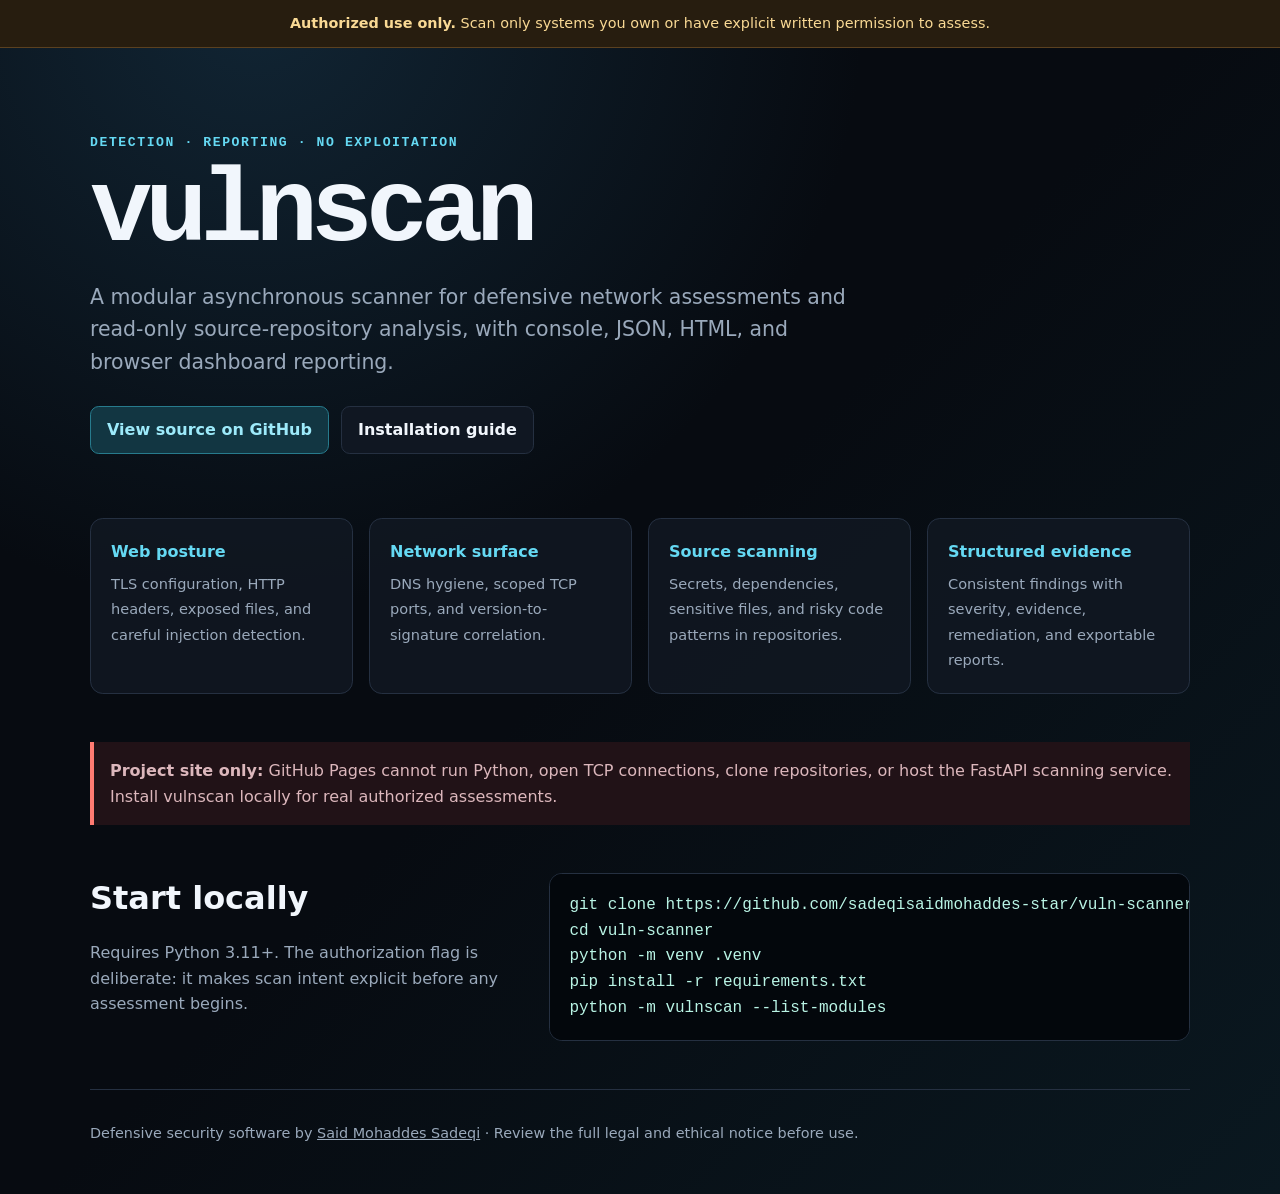
<file: pages/index.html>
<!doctype html>
<html lang="en">
<head>
  <meta charset="utf-8">
  <meta name="viewport" content="width=device-width, initial-scale=1">
  <meta name="description" content="vulnscan is an authorized-use, detection-only vulnerability scanner for network targets and source repositories.">
  <title>vulnscan — authorized security assessment</title>
  <style>
    :root { color-scheme:dark; --bg:#070b11; --panel:#101722; --text:#f1f6fc; --muted:#9aa9bb; --line:#253041; --cyan:#65d9f3; --amber:#f4c76b; --red:#ff7b72; }
    * { box-sizing:border-box; }
    html { font:16px/1.6 ui-sans-serif,system-ui,sans-serif; background:var(--bg); color:var(--text); }
    body { margin:0; min-block-size:100vh; background:linear-gradient(135deg,transparent 50%,#0a1820),radial-gradient(circle at 20% 0,#112534 0,transparent 38rem); }
    a { color:inherit; }
    .wrap { inline-size:min(1100px,calc(100% - 2rem)); margin-inline:auto; }
    .legal { padding:.75rem 1rem; border-block-end:1px solid #5b4120; background:#271d0f; color:#f9d994; text-align:center; font-size:.9rem; }
    header { padding-block:5rem 3rem; }
    .mark { color:var(--cyan); font:700 .82rem/1 ui-monospace,monospace; letter-spacing:.12em; text-transform:uppercase; }
    h1 { margin:.8rem 0 .7rem; font:800 clamp(3rem,9vw,6.5rem)/.9 ui-monospace,monospace; letter-spacing:-.07em; }
    .lead { max-inline-size:760px; color:var(--muted); font-size:clamp(1.05rem,2vw,1.28rem); }
    .actions { display:flex; flex-wrap:wrap; gap:.75rem; margin-block-start:1.7rem; }
    .button { display:inline-flex; min-block-size:44px; align-items:center; padding:.65rem 1rem; border:1px solid var(--line); border-radius:.55rem; background:var(--panel); text-decoration:none; font-weight:700; }
    .button.primary { border-color:#277b8d; background:#123642; color:#9deafa; }
    .grid { display:grid; grid-template-columns:repeat(4,1fr); gap:1rem; margin-block:1rem 3rem; }
    .card { padding:1.25rem; border:1px solid var(--line); border-radius:.8rem; background:rgba(16,23,34,.88); }
    .card b { display:block; margin-block-end:.35rem; color:var(--cyan); }
    .card span { color:var(--muted); font-size:.91rem; }
    .local { display:grid; grid-template-columns:.8fr 1.2fr; gap:2rem; align-items:start; margin-block:3rem; }
    .local h2 { margin:0; font-size:2rem; }
    .local p { color:var(--muted); }
    .static-note { padding:1rem; border-inline-start:4px solid var(--red); background:#211217; color:#dcb7bc; }
    pre { overflow:auto; margin:0; padding:1.2rem; border:1px solid var(--line); border-radius:.8rem; background:#03070c; color:#b9f4e5; }
    footer { padding-block:2rem 3rem; border-block-start:1px solid var(--line); color:var(--muted); font-size:.9rem; }
    @media (max-width:850px) { .grid{grid-template-columns:repeat(2,1fr)}.local{grid-template-columns:1fr} }
    @media (max-width:520px) { header{padding-block-start:3rem}.grid{grid-template-columns:1fr} }
  </style>
</head>
<body>
  <div class="legal"><strong>Authorized use only.</strong> Scan only systems you own or have explicit written permission to assess.</div>
  <header class="wrap">
    <span class="mark">Detection · reporting · no exploitation</span>
    <h1>vulnscan</h1>
    <p class="lead">A modular asynchronous scanner for defensive network assessments and read-only source-repository analysis, with console, JSON, HTML, and browser dashboard reporting.</p>
    <nav class="actions" aria-label="Project links">
      <a class="button primary" href="https://github.com/sadeqisaidmohaddes-star/vuln-scanner">View source on GitHub</a>
      <a class="button" href="https://github.com/sadeqisaidmohaddes-star/vuln-scanner#installation">Installation guide</a>
    </nav>
  </header>

  <main class="wrap">
    <section class="grid" aria-label="Scanner capabilities">
      <article class="card"><b>Web posture</b><span>TLS configuration, HTTP headers, exposed files, and careful injection detection.</span></article>
      <article class="card"><b>Network surface</b><span>DNS hygiene, scoped TCP ports, and version-to-signature correlation.</span></article>
      <article class="card"><b>Source scanning</b><span>Secrets, dependencies, sensitive files, and risky code patterns in repositories.</span></article>
      <article class="card"><b>Structured evidence</b><span>Consistent findings with severity, evidence, remediation, and exportable reports.</span></article>
    </section>

    <aside class="static-note"><strong>Project site only:</strong> GitHub Pages cannot run Python, open TCP connections, clone repositories, or host the FastAPI scanning service. Install vulnscan locally for real authorized assessments.</aside>

    <section class="local">
      <div>
        <h2>Start locally</h2>
        <p>Requires Python 3.11+. The authorization flag is deliberate: it makes scan intent explicit before any assessment begins.</p>
      </div>
      <pre><code>git clone https://github.com/sadeqisaidmohaddes-star/vuln-scanner.git
cd vuln-scanner
python -m venv .venv
pip install -r requirements.txt
python -m vulnscan --list-modules</code></pre>
    </section>
  </main>

  <footer class="wrap">Defensive security software by <a href="https://github.com/sadeqisaidmohaddes-star">Said Mohaddes Sadeqi</a> · Review the full legal and ethical notice before use.</footer>
</body>
</html>
</file>
